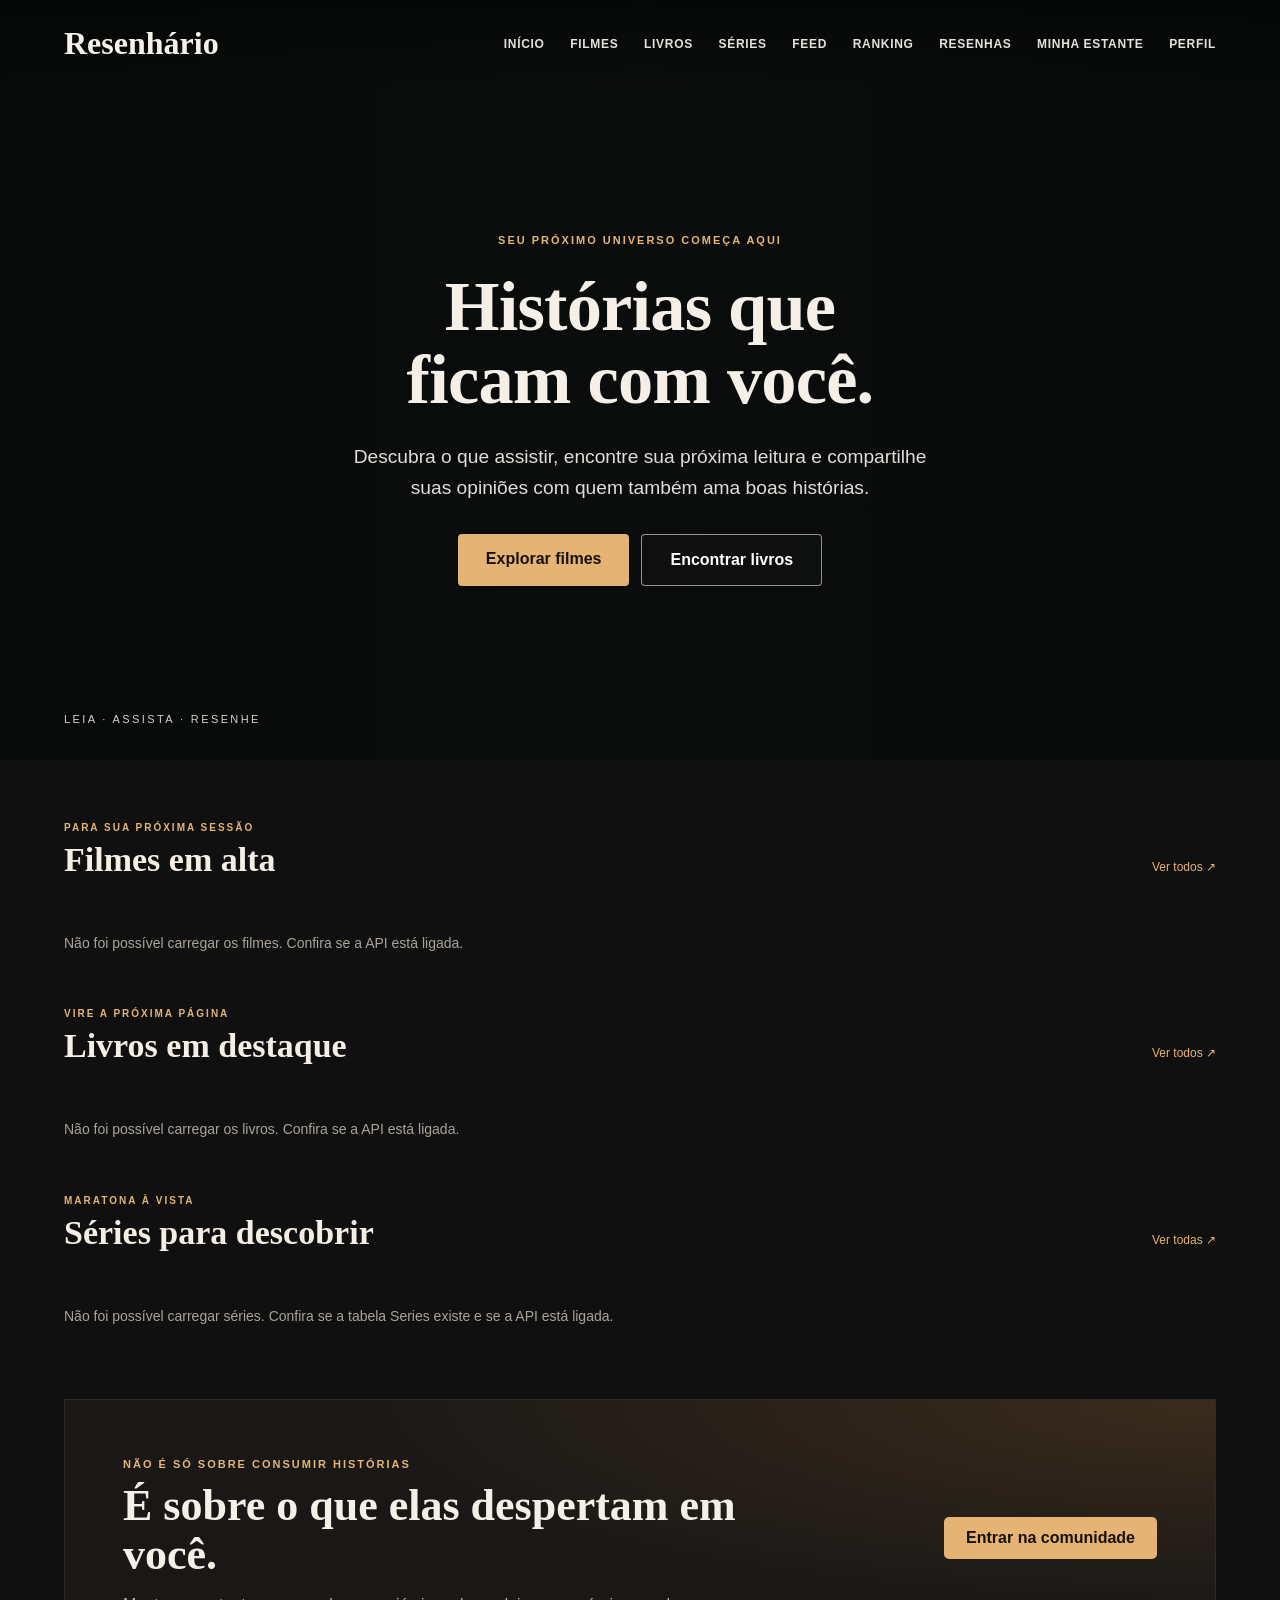
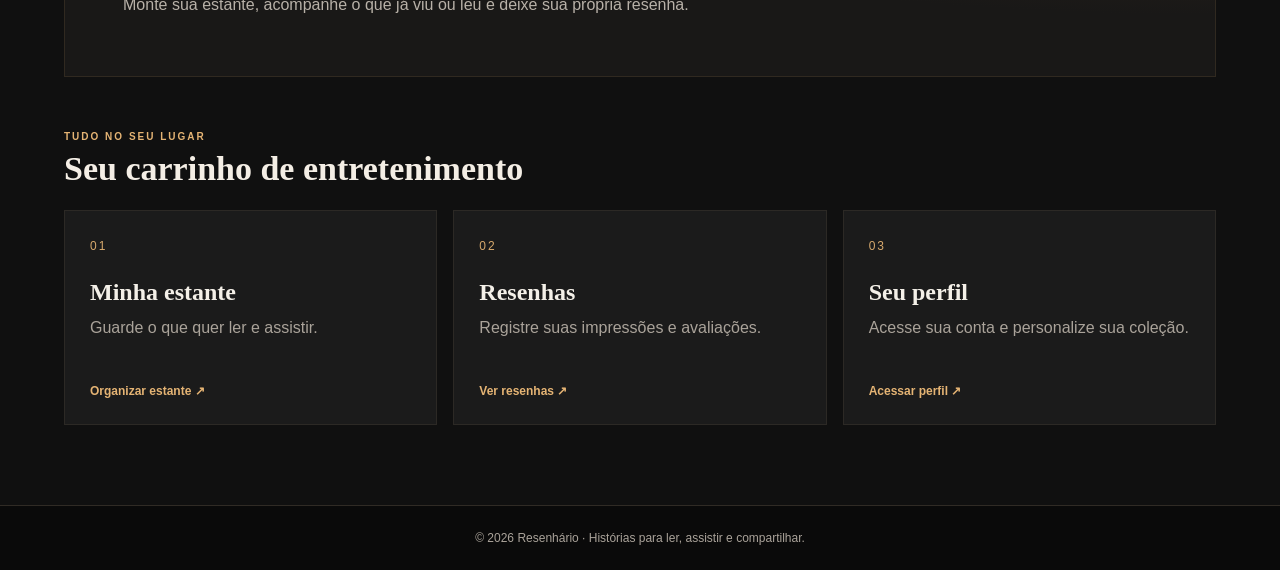
<file: frontend/index.html>
<!DOCTYPE html>
<html lang="pt-BR">
<head>
    <meta charset="UTF-8">
    <meta name="viewport" content="width=device-width, initial-scale=1.0">
    <title>Resenhário</title>
    <link rel="stylesheet" href="css/style.css">
</head>
<body>
    <header class="topo topo-home">
        <a class="marca" href="index.html">Resenhário</a>
        <nav>
            <a href="index.html">Início</a>
            <a href="paginas/filmes.html">Filmes</a>
            <a href="paginas/livros.html">Livros</a>
            <a href="paginas/series.html">Séries</a>
            <a href="paginas/feed.html">Feed</a><a href="paginas/ranking.html">Ranking</a>
            <a href="paginas/reviews.html">Resenhas</a>
            <a href="paginas/estante.html">Minha estante</a>
            <a href="paginas/login.html">Perfil</a>
        </nav>
    </header>

    <main class="home">
        <section class="hero-cinema">
            <div class="hero-conteudo">
                <p class="sobretitulo">SEU PRÓXIMO UNIVERSO COMEÇA AQUI</p>
                <h1>Histórias que ficam com você.</h1>
                <p>Descubra o que assistir, encontre sua próxima leitura e compartilhe suas opiniões com quem também ama boas histórias.</p>
                <div class="hero-acoes">
                    <a class="botao" href="paginas/filmes.html">Explorar filmes</a>
                    <a class="botao botao-secundario" href="paginas/livros.html">Encontrar livros</a>
                </div>
            </div>
            <span class="hero-etiqueta">LEIA · ASSISTA · RESENHE</span>
        </section>

        <div class="home-conteudo">
            <section class="secao secao-carrossel">
                <div class="titulo-secao"><div><p class="sobretitulo">PARA SUA PRÓXIMA SESSÃO</p><h2>Filmes em alta</h2></div><a href="paginas/filmes.html">Ver todos ↗</a></div>
                <div id="inicio-filmes" class="grade-capas faixa-capas"></div>
                <p id="inicio-mensagem-filmes" class="mensagem" aria-live="polite"></p>
            </section>

            <section class="secao secao-carrossel">
                <div class="titulo-secao"><div><p class="sobretitulo">VIRE A PRÓXIMA PÁGINA</p><h2>Livros em destaque</h2></div><a href="paginas/livros.html">Ver todos ↗</a></div>
                <div id="inicio-livros" class="grade-capas faixa-capas"></div>
                <p id="inicio-mensagem-livros" class="mensagem" aria-live="polite"></p>
            </section>

            <section class="secao secao-carrossel">
                <div class="titulo-secao"><div><p class="sobretitulo">MARATONA À VISTA</p><h2>Séries para descobrir</h2></div><a href="paginas/series.html">Ver todas ↗</a></div>
                <div id="inicio-series" class="grade-capas faixa-capas"></div>
                <p id="inicio-mensagem-series" class="mensagem" aria-live="polite"></p>
            </section>

            <section class="convite-comunidade">
                <div><p class="sobretitulo">NÃO É SÓ SOBRE CONSUMIR HISTÓRIAS</p><h2>É sobre o que elas despertam em você.</h2><p>Monte sua estante, acompanhe o que já viu ou leu e deixe sua própria resenha.</p></div>
                <a class="botao" href="paginas/login.html">Entrar na comunidade</a>
            </section>

            <section class="secao bloco-final">
                <div class="titulo-secao"><div><p class="sobretitulo">TUDO NO SEU LUGAR</p><h2>Seu carrinho de entretenimento</h2></div></div>
                <div class="atalhos-home">
                    <a href="paginas/estante.html"><span>01</span><h3>Minha estante</h3><p>Guarde o que quer ler e assistir.</p><b>Organizar estante ↗</b></a>
                    <a href="paginas/reviews.html"><span>02</span><h3>Resenhas</h3><p>Registre suas impressões e avaliações.</p><b>Ver resenhas ↗</b></a>
                    <a href="paginas/login.html"><span>03</span><h3>Seu perfil</h3><p>Acesse sua conta e personalize sua coleção.</p><b>Acessar perfil ↗</b></a>
                </div>
            </section>
        </div>
    </main>
    <footer>© 2026 Resenhário · Histórias para ler, assistir e compartilhar.</footer>
    <script src="js/script.js"></script>
</body>
</html>
</file>
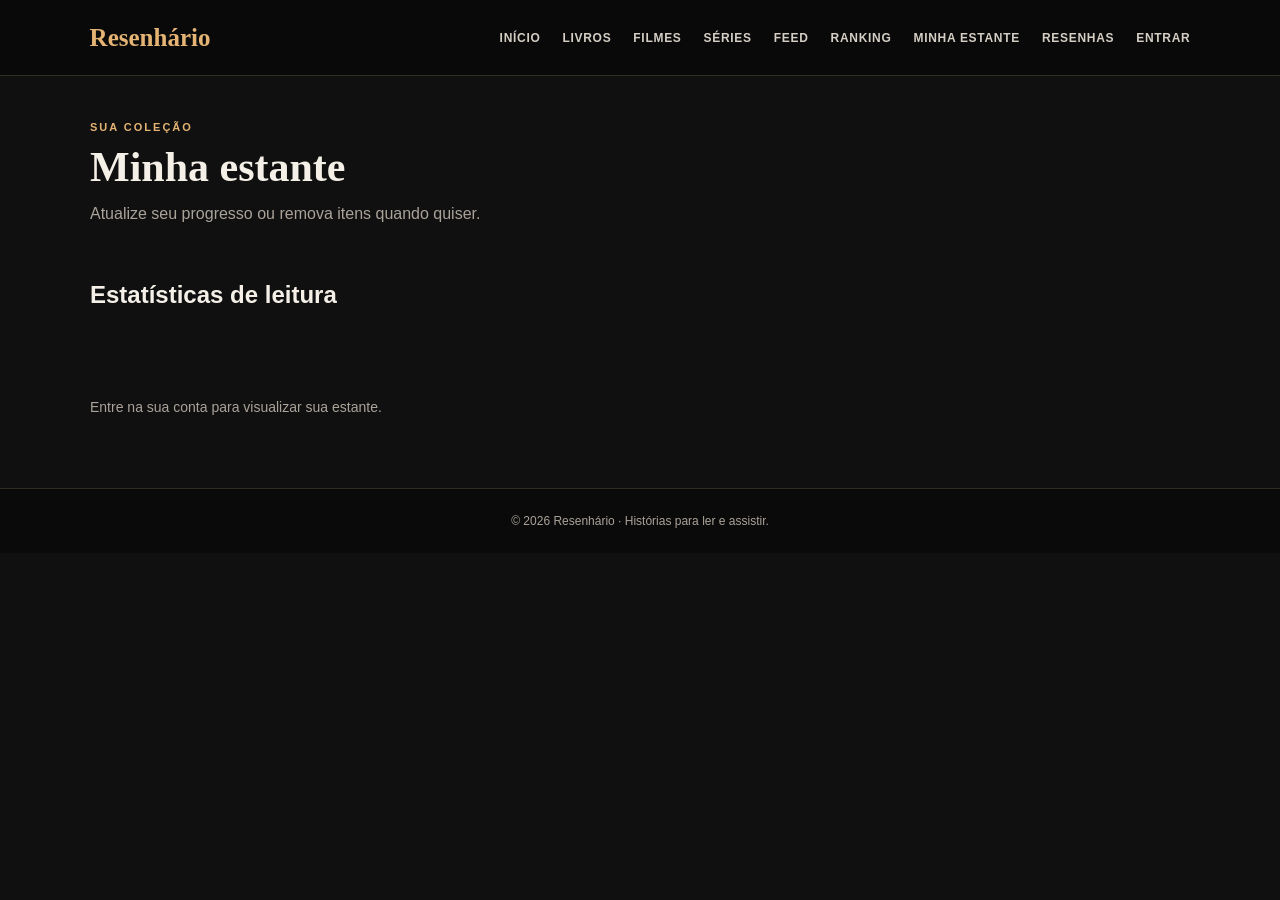
<file: frontend/paginas/estante.html>
<!DOCTYPE html>
<html lang="pt-BR"><head><meta charset="UTF-8"><meta name="viewport" content="width=device-width, initial-scale=1.0">
<title>Minha estante - Resenhário</title><link rel="stylesheet" href="../css/style.css"></head>
<body><header class="topo"><a class="marca" href="../index.html">Resenhário</a><nav>
<a href="../index.html">Início</a><a href="livros.html">Livros</a><a href="filmes.html">Filmes</a>
            <a href="series.html">Séries</a>
            <a href="feed.html">Feed</a><a href="ranking.html">Ranking</a><a href="estante.html">Minha estante</a><a href="reviews.html">Resenhas</a><a href="login.html">Entrar</a>
</nav></header><main class="pagina"><section class="cabecalho-pagina"><p class="sobretitulo">SUA COLEÇÃO</p><h1>Minha estante</h1><p>Atualize seu progresso ou remova itens quando quiser.</p></section>
<section class="secao"><h2>Estatísticas de leitura</h2><div id="estatisticas-leitura" class="estatisticas-leitura"></div></section><section class="secao"><div id="itens-estante" class="grade-capas"></div><p id="mensagem-estante" class="mensagem" aria-live="polite"></p></section></main>
<footer>© 2026 Resenhário · Histórias para ler e assistir.</footer><script src="../js/script.js"></script></body></html>
</file>
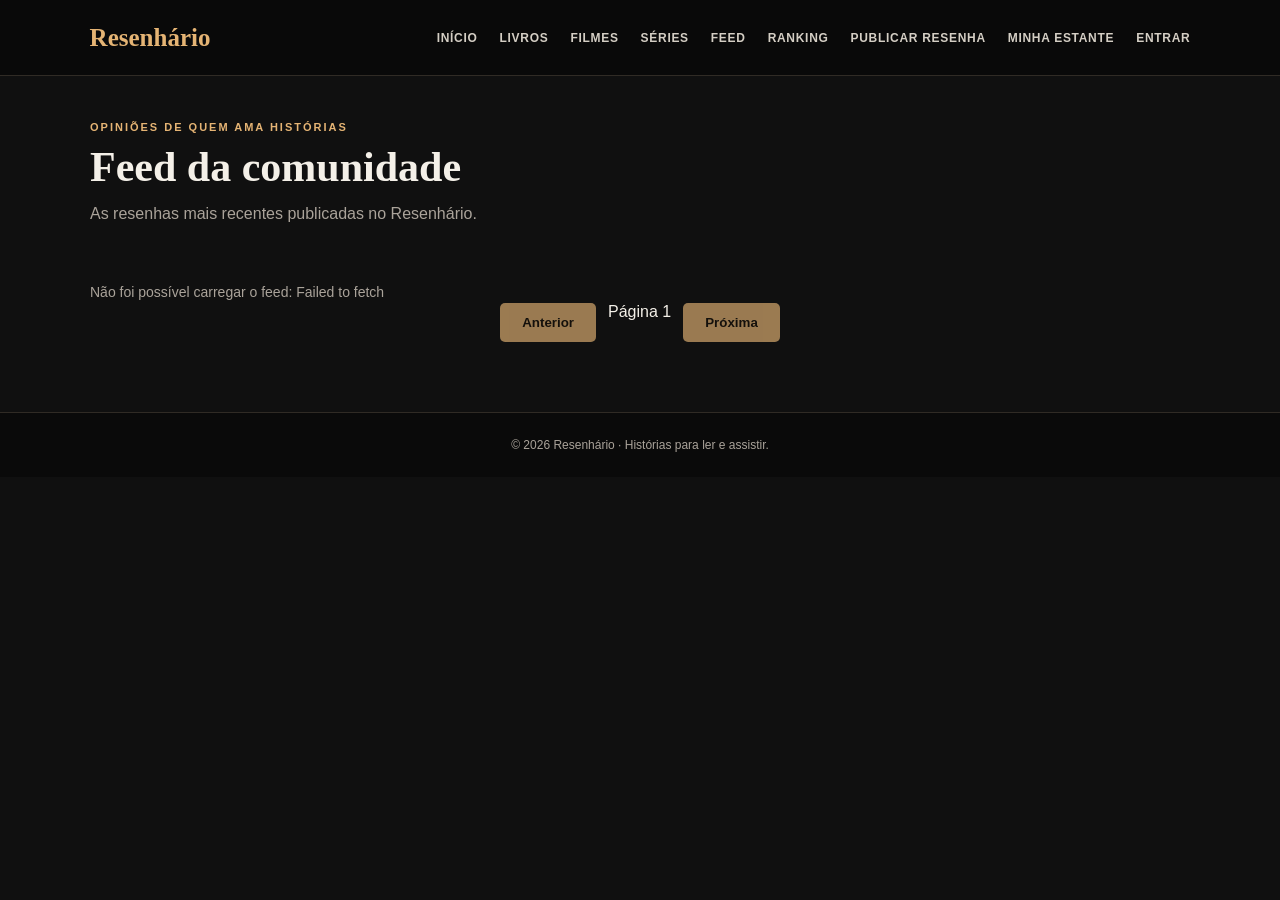
<file: frontend/paginas/feed.html>
<!DOCTYPE html>
<html lang="pt-BR">
<head>
<meta charset="UTF-8"><meta name="viewport" content="width=device-width, initial-scale=1.0">
<title>Feed da comunidade - Resenhário</title><link rel="stylesheet" href="../css/style.css">
</head>
<body>
<header class="topo"><a class="marca" href="../index.html">Resenhário</a><nav>
<a href="../index.html">Início</a><a href="livros.html">Livros</a><a href="filmes.html">Filmes</a><a href="series.html">Séries</a><a href="feed.html">Feed</a><a href="ranking.html">Ranking</a><a href="reviews.html">Publicar resenha</a><a href="estante.html">Minha estante</a><a href="login.html">Entrar</a>
</nav></header>
<main class="pagina"><section class="cabecalho-pagina"><p class="sobretitulo">OPINIÕES DE QUEM AMA HISTÓRIAS</p><h1>Feed da comunidade</h1><p>As resenhas mais recentes publicadas no Resenhário.</p></section>
<section class="secao"><p id="mensagem-feed" class="mensagem" aria-live="polite"></p><div id="feed-resenhas" class="lista-reviews"></div><div class="hero-acoes"><button id="feed-anterior" type="button" disabled>Anterior</button><span id="feed-pagina">Página 1</span><button id="feed-proxima" type="button" disabled>Próxima</button></div></section></main>
<footer>© 2026 Resenhário · Histórias para ler e assistir.</footer><script src="../js/script.js"></script>
</body></html>
</file>
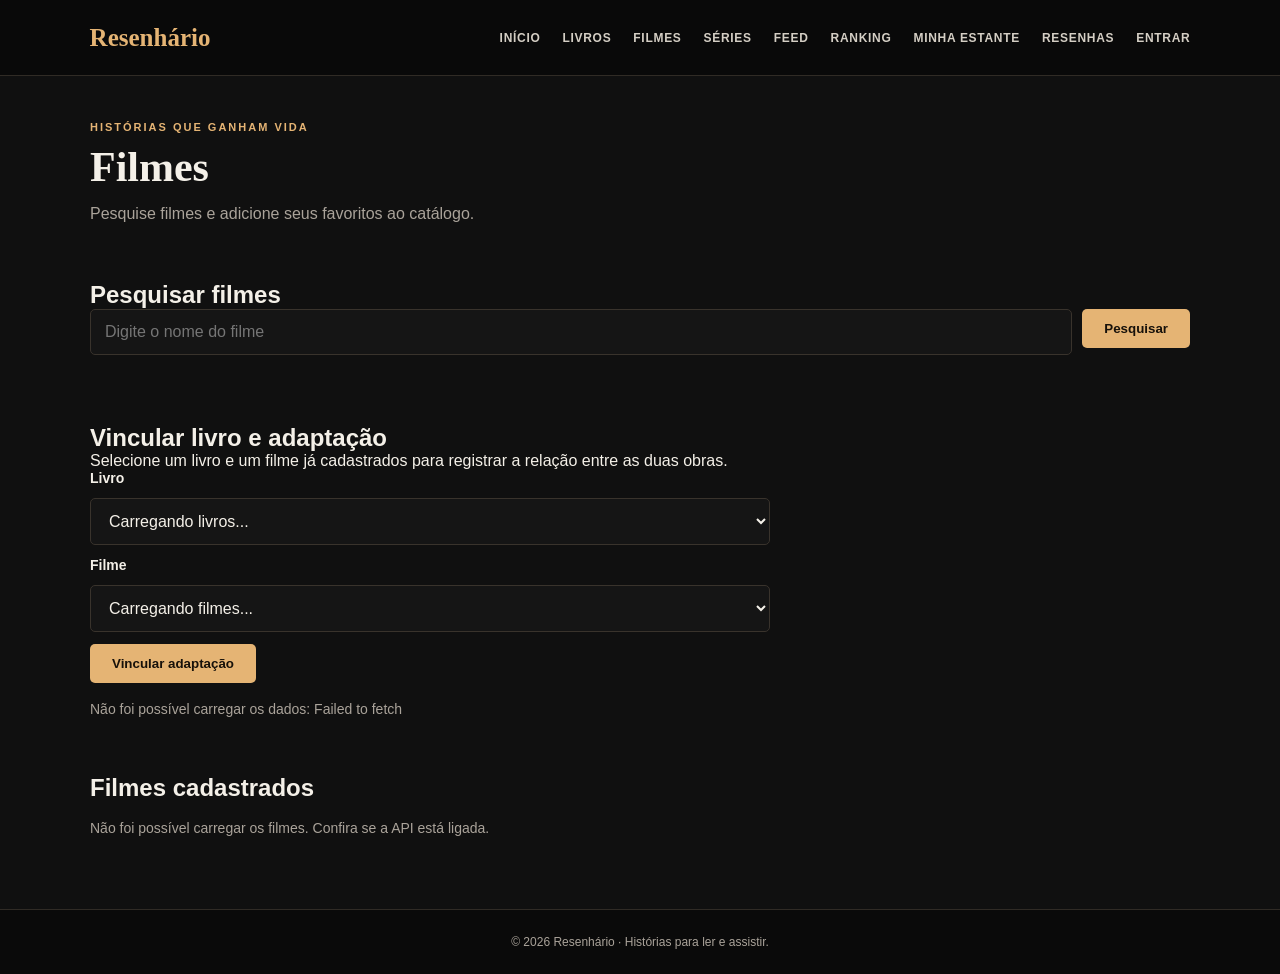
<file: frontend/paginas/filmes.html>
<!DOCTYPE html>
<html lang="pt-BR">
<head>
    <meta charset="UTF-8">
    <meta name="viewport" content="width=device-width, initial-scale=1.0">
    <title>Filmes - Resenhário</title>
    <link rel="stylesheet" href="../css/style.css">
</head>
<body>
    <header class="topo">
        <a class="marca" href="../index.html">Resenhário</a>

        <nav>
            <a href="../index.html">Início</a>
            <a href="livros.html">Livros</a>
            <a href="filmes.html">Filmes</a>
            <a href="series.html">Séries</a>
            <a href="feed.html">Feed</a><a href="ranking.html">Ranking</a>
            <a href="estante.html">Minha estante</a>
            <a href="reviews.html">Resenhas</a>
            <a href="login.html">Entrar</a>
        </nav>
    </header>

    <main class="pagina">
        <section class="cabecalho-pagina">
            <p class="sobretitulo">HISTÓRIAS QUE GANHAM VIDA</p>
            <h1>Filmes</h1>
            <p>Pesquise filmes e adicione seus favoritos ao catálogo.</p>
        </section>

        <section class="secao">
            <h2>Pesquisar filmes</h2>

            <form id="form-busca-filmes">
                <input
                    type="text"
                    id="termo-filme"
                    placeholder="Digite o nome do filme"
                    required
                >
                <button type="submit">Pesquisar</button>
            </form>

            <p id="mensagem-busca-filmes"
               class="mensagem"
               aria-live="polite"></p>

            <div id="resultados-filmes" class="grade-capas"></div>
        </section>

        <section class="secao">
            <h2>Vincular livro e adaptação</h2>
            <p>Selecione um livro e um filme já cadastrados para registrar a relação entre as duas obras.</p>
            <form id="form-vincular-adaptacao">
                <label for="adaptacao-livro">Livro</label>
                <select id="adaptacao-livro" required><option value="">Carregando livros...</option></select>
                <label for="adaptacao-filme">Filme</label>
                <select id="adaptacao-filme" required><option value="">Carregando filmes...</option></select>
                <button type="submit">Vincular adaptação</button>
            </form>
            <p id="mensagem-adaptacoes" class="mensagem" aria-live="polite"></p>
            <div id="lista-adaptacoes" class="lista-reviews"></div>
        </section>

        <section class="secao">
            <h2>Filmes cadastrados</h2>

            <div id="lista-filmes" class="grade-capas"></div>

            <p id="mensagem-filmes"
               class="mensagem"
               aria-live="polite"></p>
        </section>
    </main>

    <footer>© 2026 Resenhário · Histórias para ler e assistir.</footer>

    <script src="../js/script.js"></script>
</body>
</html>
</file>
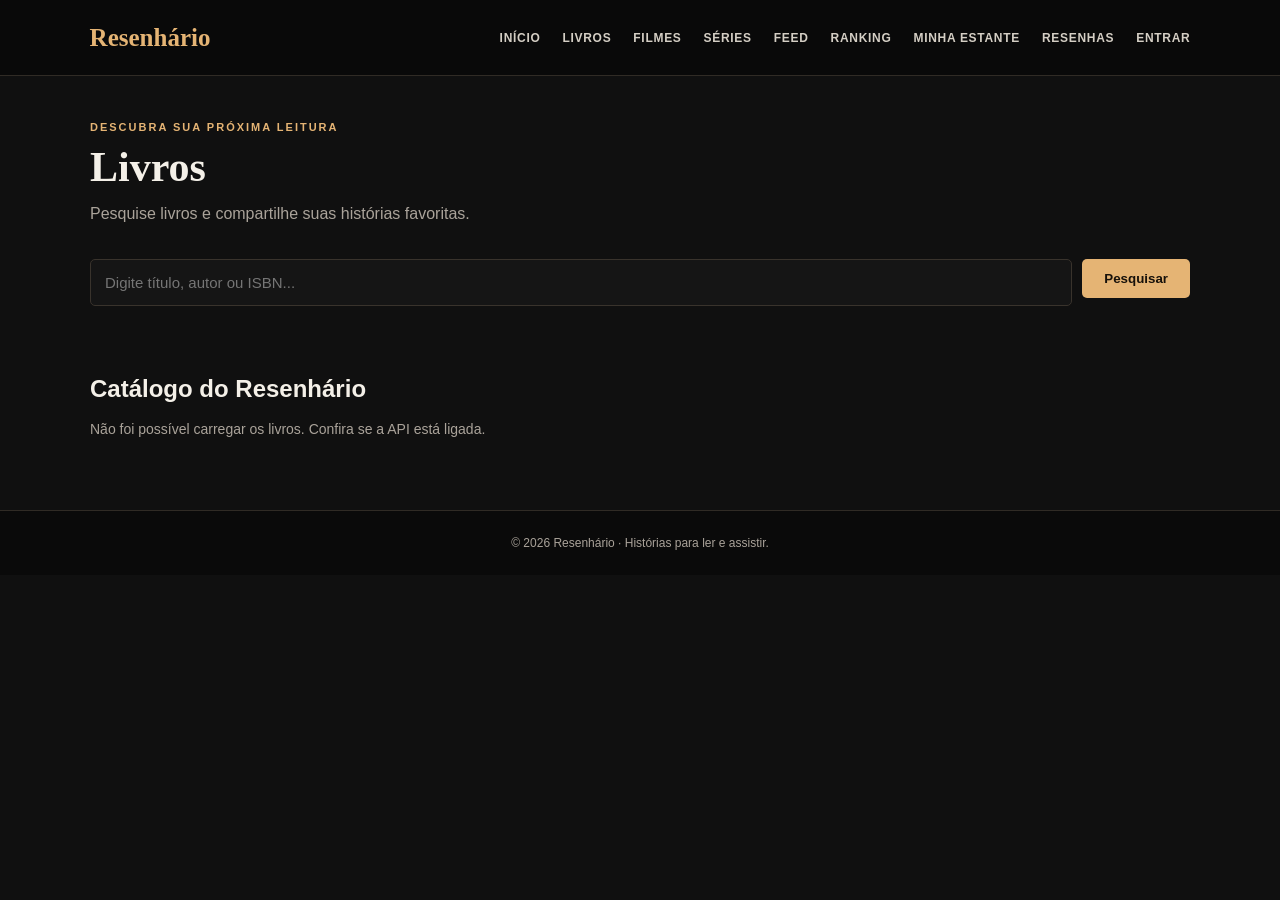
<file: frontend/paginas/livros.html>
<!DOCTYPE html>
<html lang="pt-BR">
<head>
    <meta charset="UTF-8">
    <meta name="viewport" content="width=device-width, initial-scale=1.0">
    <title>Livros - Resenhário</title>
    <link rel="stylesheet" href="../css/style.css">
</head>
<body>
    <header class="topo">
        <a class="marca" href="../index.html">Resenhário</a>
        <nav>
            <a href="../index.html">Início</a>
            <a href="livros.html">Livros</a>
            <a href="filmes.html">Filmes</a>
            <a href="series.html">Séries</a>
            <a href="feed.html">Feed</a><a href="ranking.html">Ranking</a>
            <a href="estante.html">Minha estante</a>
            <a href="reviews.html">Resenhas</a>
            <a href="login.html">Entrar</a>
        </nav>
    </header>

    <main class="pagina">
        <section class="cabecalho-pagina">
            <p class="sobretitulo">DESCUBRA SUA PRÓXIMA LEITURA</p>
            <h1>Livros</h1>
            <p>Pesquise livros e compartilhe suas histórias favoritas.</p>
        </section>

        <section class="busca">
            <form id="form-busca-livros">
                <input id="termo-livro" type="search"
                       placeholder="Digite título, autor ou ISBN..."
                       required>
                <button type="submit">Pesquisar</button>
            </form>
            <p id="mensagem-busca" class="mensagem" aria-live="polite"></p>
            <div id="resultados-busca" class="grade-capas"></div>
        </section>

        <section class="secao">
            <h2>Catálogo do Resenhário</h2>
            <div id="lista-livros" class="grade-capas"></div>
            <p id="mensagem-catalogo" class="mensagem" aria-live="polite"></p>
        </section>
    </main>

    <footer>© 2026 Resenhário · Histórias para ler e assistir.</footer>
    <script src="../js/script.js"></script>
</body>
</html>
</file>
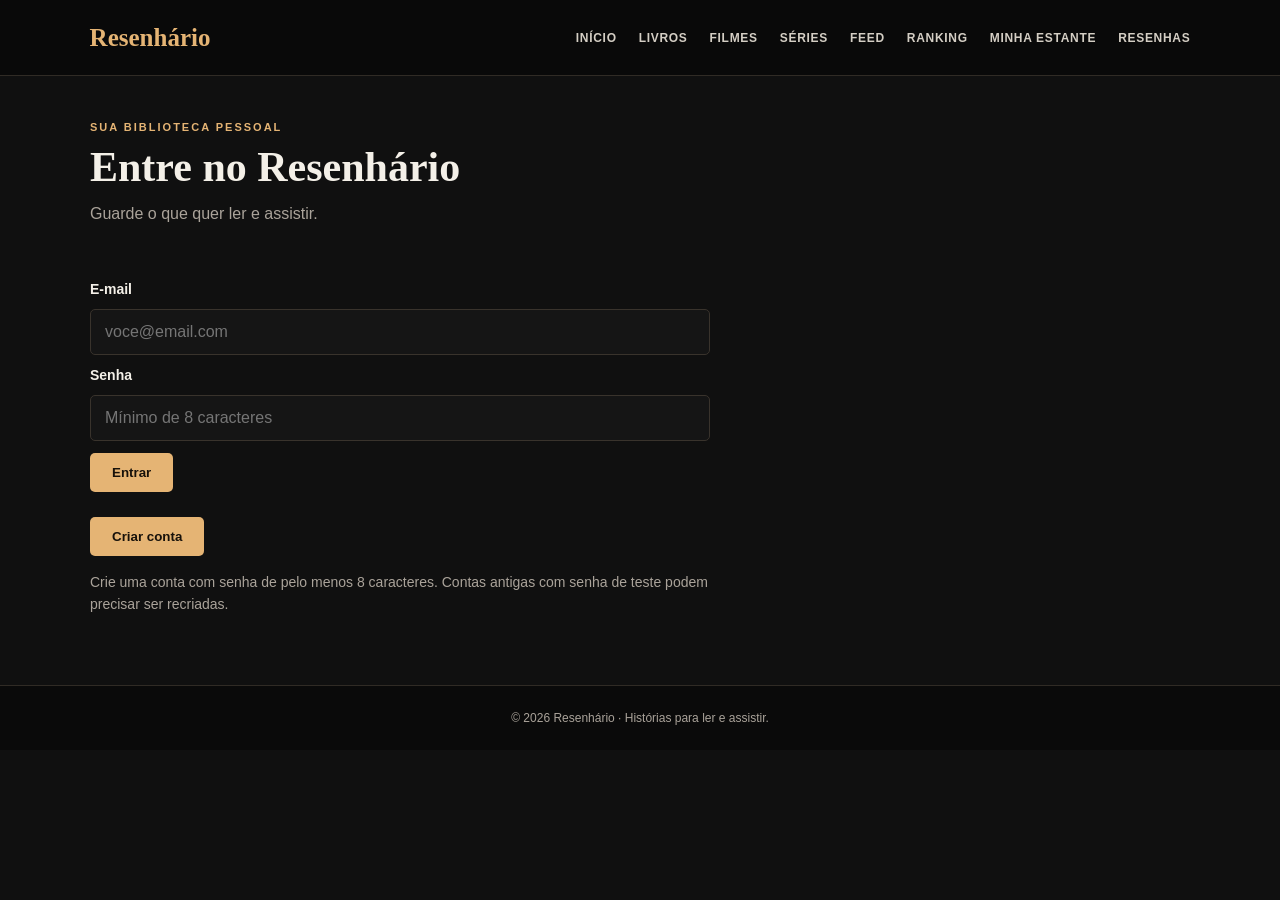
<file: frontend/paginas/login.html>
<!DOCTYPE html>
<html lang="pt-BR"><head><meta charset="UTF-8"><meta name="viewport" content="width=device-width, initial-scale=1.0">
<title>Entrar - Resenhário</title><link rel="stylesheet" href="../css/style.css"></head>
<body><header class="topo"><a class="marca" href="../index.html">Resenhário</a><nav>
<a href="../index.html">Início</a><a href="livros.html">Livros</a><a href="filmes.html">Filmes</a>
            <a href="series.html">Séries</a>
            <a href="feed.html">Feed</a><a href="ranking.html">Ranking</a><a href="estante.html">Minha estante</a><a href="reviews.html">Resenhas</a>
</nav></header><main class="pagina">
<section class="cabecalho-pagina"><p class="sobretitulo">SUA BIBLIOTECA PESSOAL</p><h1>Entre no Resenhário</h1><p>Guarde o que quer ler e assistir.</p></section>
<section class="secao login"><form id="form-login">
<div id="campos-cadastro" hidden><label for="nome">Nome</label><input id="nome" type="text" autocomplete="name" placeholder="Seu nome"></div>
<label for="email">E-mail</label><input id="email" type="email" required autocomplete="email" placeholder="voce@email.com">
<label for="senha">Senha</label><input id="senha" type="password" required minlength="8" autocomplete="current-password" placeholder="Mínimo de 8 caracteres">
<button type="submit">Entrar</button></form>
<p id="mensagem-login" class="mensagem" aria-live="polite"></p><button id="alternar-cadastro" type="button">Criar conta</button>
<button id="sair-conta" type="button" hidden>Sair da conta</button>
<p class="mensagem">Crie uma conta com senha de pelo menos 8 caracteres. Contas antigas com senha de teste podem precisar ser recriadas.</p>
</section></main><footer>© 2026 Resenhário · Histórias para ler e assistir.</footer><script src="../js/script.js"></script></body></html>
</file>
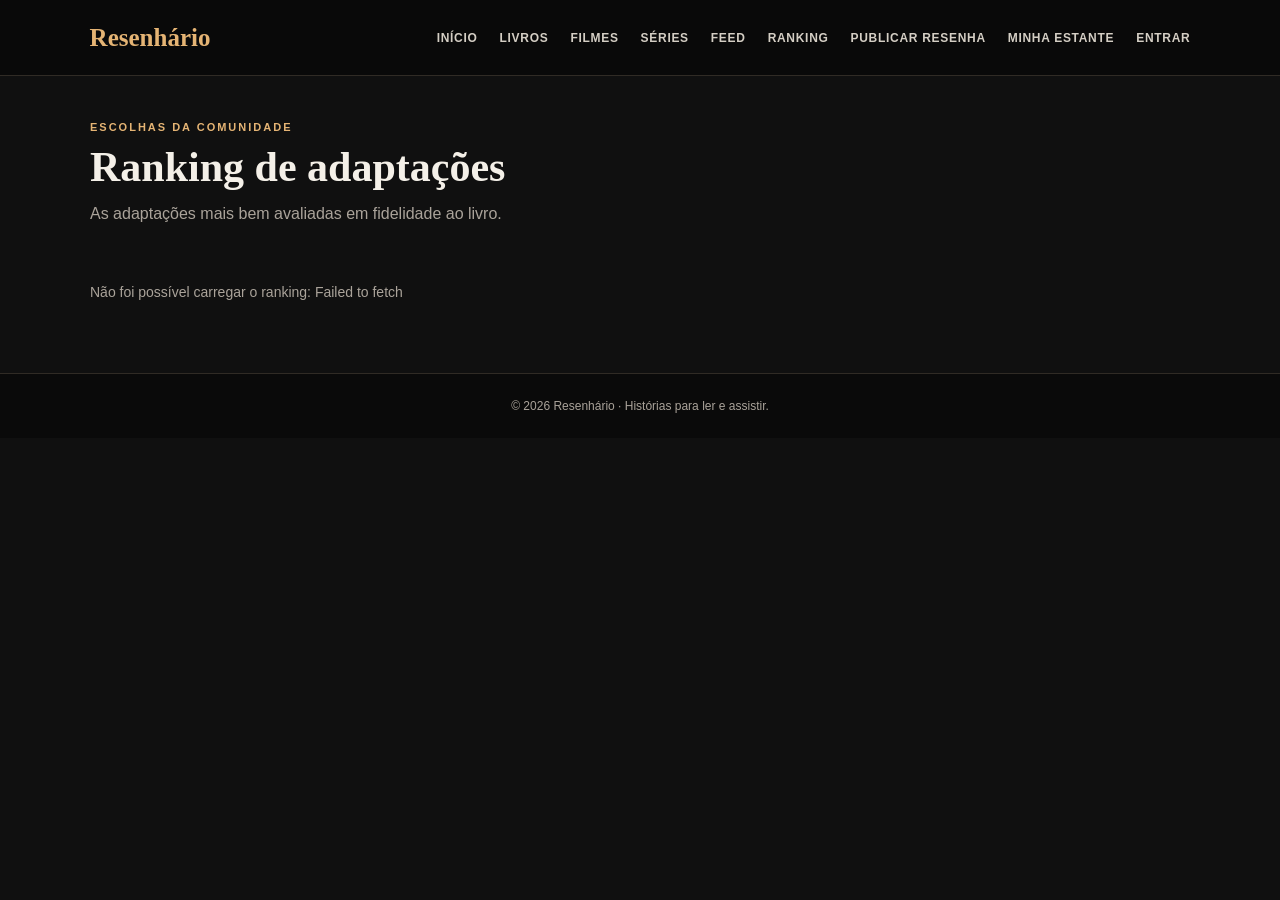
<file: frontend/paginas/ranking.html>
<!DOCTYPE html>
<html lang="pt-BR">
<head>
<meta charset="UTF-8"><meta name="viewport" content="width=device-width, initial-scale=1.0">
<title>Ranking de adaptações - Resenhário</title><link rel="stylesheet" href="../css/style.css">
</head>
<body>
<header class="topo"><a class="marca" href="../index.html">Resenhário</a><nav>
<a href="../index.html">Início</a><a href="livros.html">Livros</a><a href="filmes.html">Filmes</a><a href="series.html">Séries</a><a href="feed.html">Feed</a><a href="ranking.html">Ranking</a><a href="reviews.html">Publicar resenha</a><a href="estante.html">Minha estante</a><a href="login.html">Entrar</a>
</nav></header>
<main class="pagina"><section class="cabecalho-pagina"><p class="sobretitulo">ESCOLHAS DA COMUNIDADE</p><h1>Ranking de adaptações</h1><p>As adaptações mais bem avaliadas em fidelidade ao livro.</p></section>
<section class="secao"><p id="mensagem-pagina-ranking" class="mensagem" aria-live="polite"></p><div id="pagina-ranking-adaptacoes" class="lista-reviews"></div></section></main>
<footer>© 2026 Resenhário · Histórias para ler e assistir.</footer><script src="../js/script.js"></script>
</body></html>
</file>
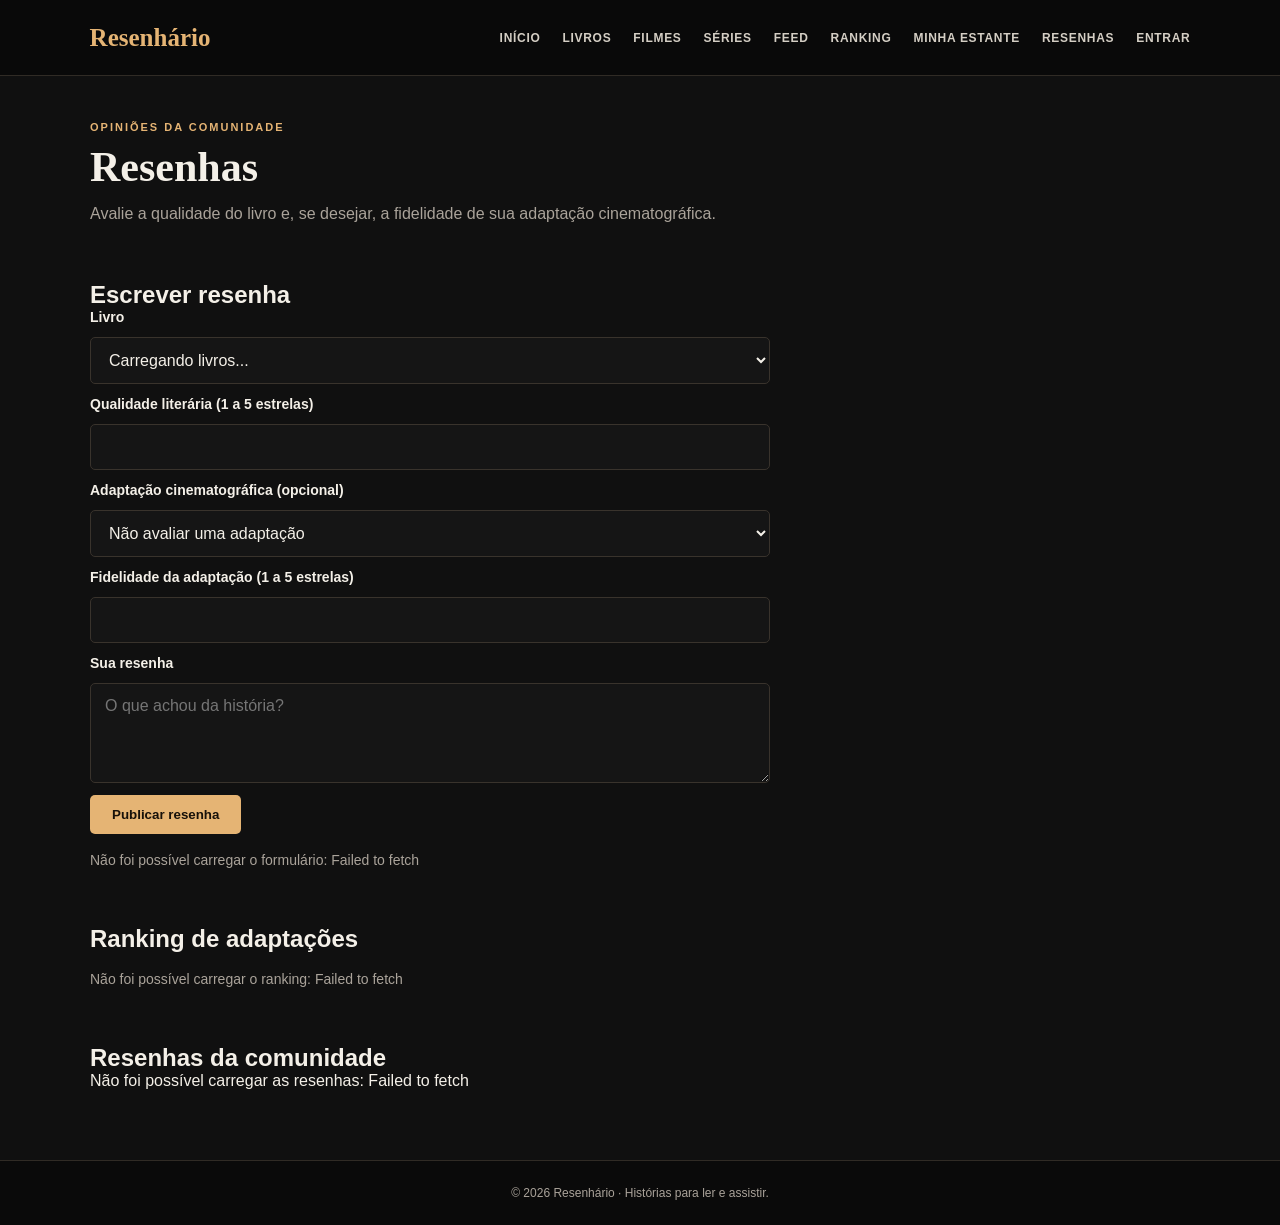
<file: frontend/paginas/reviews.html>
<!DOCTYPE html>
<html lang="pt-BR">
<head>
    <meta charset="UTF-8">
    <meta name="viewport" content="width=device-width, initial-scale=1.0">
    <title>Resenhas - Resenhário</title>
    <link rel="stylesheet" href="../css/style.css">
</head>
<body>
<header class="topo"><a class="marca" href="../index.html">Resenhário</a><nav>
    <a href="../index.html">Início</a><a href="livros.html">Livros</a><a href="filmes.html">Filmes</a>
    <a href="series.html">Séries</a>
            <a href="feed.html">Feed</a><a href="ranking.html">Ranking</a><a href="estante.html">Minha estante</a><a href="reviews.html">Resenhas</a><a href="login.html">Entrar</a>
</nav></header>
<main class="pagina">
    <section class="cabecalho-pagina"><p class="sobretitulo">OPINIÕES DA COMUNIDADE</p><h1>Resenhas</h1><p>Avalie a qualidade do livro e, se desejar, a fidelidade de sua adaptação cinematográfica.</p></section>
    <section class="secao">
        <h2>Escrever resenha</h2>
        <form id="form-review">
            <label for="review-livro">Livro</label>
            <select id="review-livro" required><option value="">Carregando livros...</option></select>
            <label for="review-nota">Qualidade literária (1 a 5 estrelas)</label>
            <input id="review-nota" type="number" min="1" max="5" step="1" required>
            <label for="review-adaptacao">Adaptação cinematográfica (opcional)</label>
            <select id="review-adaptacao"><option value="">Não avaliar uma adaptação</option></select>
            <label for="review-nota-fidelidade">Fidelidade da adaptação (1 a 5 estrelas)</label>
            <input id="review-nota-fidelidade" type="number" min="1" max="5" step="1" disabled>
            <label for="review-comentario">Sua resenha</label>
            <textarea id="review-comentario" rows="4" maxlength="5000" required placeholder="O que achou da história?"></textarea>
            <button type="submit">Publicar resenha</button>
        </form>
        <p id="mensagem-reviews" class="mensagem" aria-live="polite"></p>
    </section>
    <section class="secao"><h2>Ranking de adaptações</h2><p id="mensagem-ranking" class="mensagem" aria-live="polite"></p><div id="ranking-adaptacoes" class="lista-reviews"></div></section>
    <section class="secao"><h2>Resenhas da comunidade</h2><div id="lista-reviews" class="lista-reviews"></div></section>
</main>
<footer>© 2026 Resenhário · Histórias para ler e assistir.</footer>
<script src="../js/script.js"></script>
</body></html>
</file>
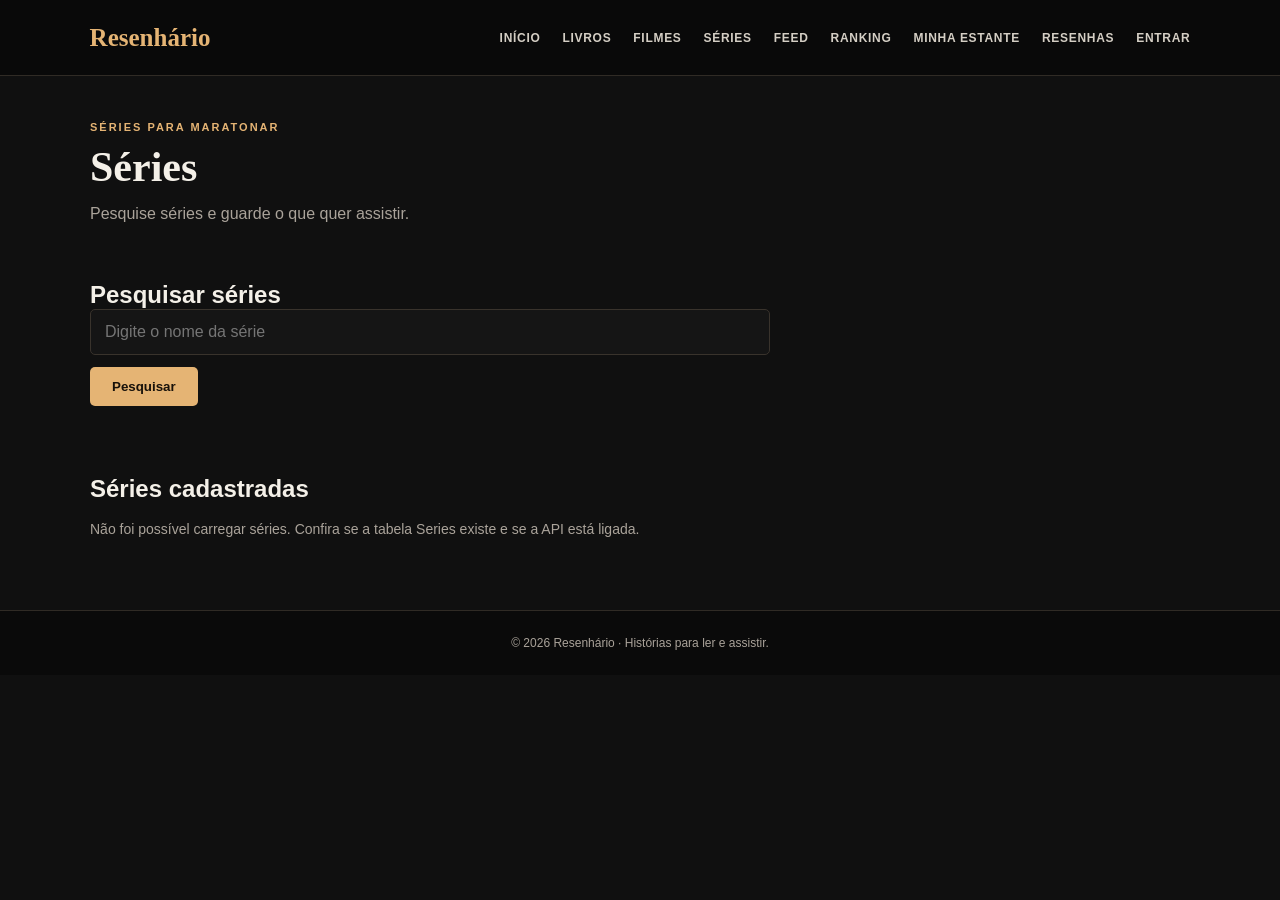
<file: frontend/paginas/series.html>
<!DOCTYPE html>
<html lang="pt-BR"><head><meta charset="UTF-8"><meta name="viewport" content="width=device-width, initial-scale=1.0">
<title>Séries - Resenhário</title><link rel="stylesheet" href="../css/style.css"></head>
<body><header class="topo"><a class="marca" href="../index.html">Resenhário</a><nav>
<a href="../index.html">Início</a><a href="livros.html">Livros</a><a href="filmes.html">Filmes</a><a href="series.html">Séries</a>
            <a href="feed.html">Feed</a><a href="ranking.html">Ranking</a><a href="estante.html">Minha estante</a><a href="reviews.html">Resenhas</a><a href="login.html">Entrar</a>
</nav></header><main class="pagina">
<section class="cabecalho-pagina"><p class="sobretitulo">SÉRIES PARA MARATONAR</p><h1>Séries</h1><p>Pesquise séries e guarde o que quer assistir.</p></section>
<section class="secao"><h2>Pesquisar séries</h2><form id="form-busca-series">
<input id="termo-serie" type="search" placeholder="Digite o nome da série" required><button type="submit">Pesquisar</button>
</form><p id="mensagem-busca-series" class="mensagem" aria-live="polite"></p><div id="resultados-series" class="grade-capas"></div></section>
<section class="secao"><h2>Séries cadastradas</h2><div id="lista-series" class="grade-capas"></div><p id="mensagem-catalogo-series" class="mensagem" aria-live="polite"></p></section>
</main><footer>© 2026 Resenhário · Histórias para ler e assistir.</footer><script src="../js/script.js"></script></body></html>
</file>
<file: frontend/css/style.css>
:root {
    --fundo: #0b0b0b;
    --painel: #151515;
    --painel-claro: #202020;
    --texto: #f4f0e8;
    --suave: #aaa39a;
    --dourado: #e5b474;
    --borda: #302b25;
}

* {
    margin: 0;
    padding: 0;
    box-sizing: border-box;
}

body {
    font-family: Arial, sans-serif;
    background: var(--fundo);
    color: var(--texto);
    min-height: 100vh;
}

a {
    color: inherit;
    text-decoration: none;
}

.topo {
    min-height: 76px;
    padding: 18px 7%;
    display: flex;
    align-items: center;
    justify-content: space-between;
    gap: 24px;
    flex-wrap: wrap;
    background: #090909;
    border-bottom: 1px solid var(--borda);
}

.marca {
    font-family: Georgia, serif;
    font-size: 25px;
    font-weight: bold;
    color: var(--dourado);
}

nav {
    display: flex;
    flex-wrap: wrap;
    gap: 22px;
}

nav a {
    color: #d4cec4;
    font-size: 12px;
    font-weight: bold;
    text-transform: uppercase;
    letter-spacing: 0.7px;
}

nav a:hover,
.titulo-secao a:hover {
    color: var(--dourado);
}

.pagina {
    width: min(1100px, 88%);
    margin: 0 auto;
    padding: 45px 0 70px;
}

.destaque {
    min-height: 300px;
    padding: 60px 8%;
    margin-bottom: 48px;
    display: flex;
    flex-direction: column;
    align-items: flex-start;
    justify-content: center;
    gap: 18px;
    border: 1px solid var(--borda);
    border-radius: 12px;
    background:
        radial-gradient(ellipse at 80% 20%, #4b3420 0%, transparent 55%),
        linear-gradient(120deg, #191512, #0e0e0e 75%);
}

.destaque h1 {
    max-width: 650px;
    font-family: Georgia, serif;
    font-size: clamp(32px, 5vw, 52px);
    line-height: 1.1;
}

.destaque > p:not(.sobretitulo) {
    max-width: 540px;
    color: var(--suave);
    line-height: 1.7;
}

.sobretitulo {
    color: var(--dourado);
    font-size: 11px;
    font-weight: bold;
    letter-spacing: 2px;
}

.botao,
button {
    display: inline-block;
    padding: 12px 22px;
    border: 0;
    border-radius: 5px;
    background: var(--dourado);
    color: #17110a;
    font-weight: bold;
    cursor: pointer;
}

button:hover,
.botao:hover {
    background: #f2ca96;
}

.secao {
    margin-top: 42px;
}

.titulo-secao {
    display: flex;
    justify-content: space-between;
    align-items: center;
    gap: 16px;
    margin-bottom: 20px;
}

.titulo-secao h2,
.cabecalho-pagina h1 {
    font-family: Georgia, serif;
}

.titulo-secao a {
    color: var(--dourado);
    font-size: 12px;
}

.cabecalho-pagina {
    margin-bottom: 32px;
}

.cabecalho-pagina h1 {
    margin: 10px 0;
    font-size: clamp(32px, 5vw, 42px);
}

.cabecalho-pagina > p:last-child {
    color: var(--suave);
    line-height: 1.6;
}

.busca {
    margin: 25px 0 45px;
}

#form-busca-livros {
    display: flex;
    gap: 10px;
}

#termo-livro {
    flex: 1;
    min-width: 0;
    padding: 14px;
    border: 1px solid #39332c;
    border-radius: 5px;
    background: var(--painel);
    color: var(--texto);
    font-size: 15px;
}

.grade-capas {
    display: grid;
    grid-template-columns: repeat(auto-fill, minmax(145px, 1fr));
    gap: 22px 16px;
}

.card-capa {
    min-width: 0;
    overflow: hidden;
    border: 1px solid var(--borda);
    border-radius: 8px;
    background: var(--painel);
    transition: transform 0.2s, border-color 0.2s;
}

.card-capa:hover {
    transform: translateY(-4px);
    border-color: #725839;
}

.card-capa img,
.capa-vazia {
    display: block;
    width: 100%;
    height: 215px;
    object-fit: cover;
    background: var(--painel-claro);
}

.capa-vazia {
    display: grid;
    place-items: center;
    padding: 12px;
    color: var(--suave);
    text-align: center;
}

.card-info {
    padding: 12px;
}

.card-info h3 {
    margin-bottom: 8px;
    font-family: Georgia, serif;
    font-size: 15px;
    line-height: 1.4;
}

.card-info p {
    margin-bottom: 8px;
    color: var(--suave);
    font-size: 12px;
    line-height: 1.5;
}

.card-info button {
    width: 100%;
    margin-top: 5px;
    padding: 10px;
    font-size: 12px;
}

.mensagem {
    margin-top: 15px;
    color: var(--suave);
    font-size: 14px;
    line-height: 1.6;
}

footer {
    padding: 25px 7%;
    border-top: 1px solid var(--borda);
    color: var(--suave);
    text-align: center;
    font-size: 12px;
}

@media (max-width: 650px) {
    .topo {
        padding: 18px 6%;
    }

    nav {
        gap: 14px;
    }

    .pagina {
        width: 90%;
        padding-top: 30px;
    }

    .destaque {
        min-height: 250px;
        padding: 35px 7%;
    }

    .grade-capas {
        grid-template-columns: repeat(2, minmax(0, 1fr));
        gap: 14px;
    }

    .card-capa img,
    .capa-vazia {
        height: 210px;
    }

    #form-busca-livros {
        flex-direction: column;
    }
}

/* Formulários e controles */
form {
    display: flex;
    flex-direction: column;
    gap: 12px;
    max-width: 680px;
}
form label {
    color: var(--texto);
    font-size: 14px;
    font-weight: bold;
}
form input, form select, form textarea, .card-info select {
    width: 100%;
    padding: 13px 14px;
    border: 1px solid #39332c;
    border-radius: 5px;
    background: var(--painel);
    color: var(--texto);
    font: inherit;
}
form textarea { resize: vertical; }
form button { align-self: flex-start; }
#form-busca-livros, #form-busca-filmes {
    max-width: none;
    display: flex;
    flex-direction: row;
    gap: 10px;
}
#form-busca-livros input, #form-busca-filmes input { flex: 1; min-width: 0; }
.login { max-width: 620px; }
.login > button { margin: 10px 10px 0 0; }
.lista-reviews { display: grid; gap: 16px; }
.review-card {
    padding: 18px;
    border: 1px solid var(--borda);
    border-radius: 8px;
    background: var(--painel);
}
.review-card h3 { margin-bottom: 10px; font-family: Georgia, serif; }
.review-card p { margin-top: 8px; color: var(--suave); line-height: 1.6; }
.review {
    padding: 18px;
    border: 1px solid var(--borda);
    border-radius: 8px;
    background: var(--painel);
}
.review h3 { margin-bottom: 10px; font-family: Georgia, serif; }
.review p { margin-top: 8px; color: var(--suave); line-height: 1.6; }
.card-info select { margin: 8px 0; }
button:disabled { opacity: .65; cursor: wait; }
[hidden] { display: none !important; }

@media (max-width: 650px) {
    #form-busca-livros, #form-busca-filmes { flex-direction: column; }
    form button { width: 100%; }
}


/* Página inicial editorial inspirada na referência visual */
html { scroll-behavior: smooth; }
body { background: #101010; }
.topo-home { position: absolute; z-index: 5; inset: 0 0 auto; width: 100%; padding: 25px max(5%, calc((100% - 1320px)/2)); background: linear-gradient(180deg, rgba(5,7,7,.85), transparent); border: 0; }
.topo-home .marca { color: #f7f2e9; font-size: 32px; }
.topo-home nav { gap: clamp(12px, 2vw, 30px); }
.topo-home nav a { color: #e5e2dd; }
.home { padding: 0; }
.hero-cinema { min-height: min(760px, 92vh); position: relative; display: flex; align-items: center; justify-content: center; padding: 150px 7% 90px; text-align: center; background: linear-gradient(90deg, rgba(5,8,8,.72), rgba(5,8,8,.45), rgba(5,8,8,.76)), linear-gradient(0deg, #101010 0%, transparent 45%), url('https://images.unsplash.com/photo-1489599849927-2ee91cede3ba?auto=format&fit=crop&w=2200&q=85') center 38%/cover no-repeat; }
.hero-conteudo { max-width: 690px; }
.hero-conteudo .sobretitulo { color: #e6b574; margin-bottom: 24px; }
.hero-conteudo h1 { font: 700 clamp(42px, 5.5vw, 76px)/1.04 Georgia, serif; letter-spacing: -.8px; text-wrap: balance; }
.hero-conteudo > p:not(.sobretitulo) { color: #e1ded9; max-width: 610px; margin: 24px auto 30px; font-size: clamp(16px, 1.5vw, 20px); line-height: 1.65; }
.hero-acoes { display: flex; justify-content: center; gap: 12px; flex-wrap: wrap; }
.hero-acoes .botao { padding: 16px 28px; border-radius: 4px; }
.botao-secundario { background: rgba(20,20,20,.45); color: #fff; border: 1px solid rgba(255,255,255,.55); }
.botao-secundario:hover { background: #292521; }
.hero-etiqueta { position: absolute; bottom: 35px; left: max(5%, calc((100% - 1320px)/2)); color: #d7d0c6; font-size: 11px; letter-spacing: 2.4px; }
.home-conteudo { width: min(1320px, 90%); margin: 0 auto; padding: 8px 0 80px; }
.secao { margin-top: 54px; }
.titulo-secao { align-items: end; margin-bottom: 22px; }
.titulo-secao .sobretitulo { margin-bottom: 8px; font-size: 10px; }
.titulo-secao h2 { font-size: clamp(25px, 3vw, 34px); color: #f4eee5; }
.titulo-secao > a { padding-bottom: 5px; white-space: nowrap; }
.faixa-capas { display: grid; grid-auto-flow: column; grid-auto-columns: minmax(145px, 1fr); grid-template-columns: none; overflow-x: auto; gap: 18px; padding: 2px 2px 14px; scrollbar-color: #71583c #171717; scrollbar-width: thin; }
.faixa-capas .card-capa { border: 0; border-radius: 5px; background: transparent; }
.faixa-capas .card-capa img, .faixa-capas .capa-vazia { height: 275px; border-radius: 5px; }
.faixa-capas .card-info { padding: 12px 3px; }
.faixa-capas .card-info h3 { font-size: 15px; color: #f3eee7; }
.faixa-capas .card-info p { font-size: 12px; }
.faixa-capas .card-capa:hover { transform: translateY(-5px); }
.convite-comunidade { margin-top: 72px; padding: clamp(28px, 5vw, 58px); display: flex; align-items: center; justify-content: space-between; gap: 28px; border: 1px solid #302920; background: radial-gradient(ellipse at 100% 0%, #3b2b1c 0%, transparent 55%), #191817; }
.convite-comunidade h2 { max-width: 650px; margin: 12px 0; font: 700 clamp(28px, 3.5vw, 44px)/1.1 Georgia, serif; }
.convite-comunidade p:not(.sobretitulo) { max-width: 600px; color: #b8b1a8; line-height: 1.7; }
.convite-comunidade .botao { flex-shrink: 0; }
.atalhos-home { display: grid; grid-template-columns: repeat(3, minmax(0,1fr)); gap: 16px; }
.atalhos-home a { display: block; padding: 25px; border: 1px solid #2c2925; background: #1b1b1b; transition: border-color .2s, transform .2s; }
.atalhos-home a:hover { border-color: #8a6945; transform: translateY(-3px); }
.atalhos-home span { color: #d7a96d; font-size: 12px; letter-spacing: 2px; }
.atalhos-home h3 { margin: 25px 0 10px; font: 700 24px Georgia, serif; }
.atalhos-home p { min-height: 48px; color: #aaa39a; line-height: 1.5; }
.atalhos-home b { display: inline-block; margin-top: 20px; color: #e5b474; font-size: 12px; }
footer { background: #0a0a0a; }
@media (max-width: 760px) {
 .topo-home { position: absolute; align-items: flex-start; padding: 20px 5%; }
 .topo-home .marca { font-size: 27px; }
 .topo-home nav { justify-content: flex-end; gap: 12px; }
 .topo-home nav a { font-size: 10px; }
 .hero-cinema { min-height: 680px; padding-top: 180px; }
 .hero-etiqueta { left: 5%; }
 .home-conteudo { width: 90%; }
 .faixa-capas { grid-auto-columns: 155px; }
 .faixa-capas .card-capa img, .faixa-capas .capa-vazia { height: 230px; }
 .convite-comunidade { align-items: flex-start; flex-direction: column; }
 .atalhos-home { grid-template-columns: 1fr; }
 .atalhos-home p { min-height: 0; }
}

/* Painel de métricas calculadas a partir da estante pessoal */
.estatisticas-leitura { display: grid; grid-template-columns: repeat(auto-fit, minmax(130px, 1fr)); gap: 12px; margin: 18px 0; }
.estatistica-card { padding: 18px; border: 1px solid var(--borda); border-radius: 8px; background: var(--painel); display: flex; flex-direction: column; gap: 8px; }
.estatistica-card strong { font-size: 28px; color: var(--destaque, #d5ad79); }
.estatistica-card span { color: var(--suave); font-size: 13px; }
</file>
